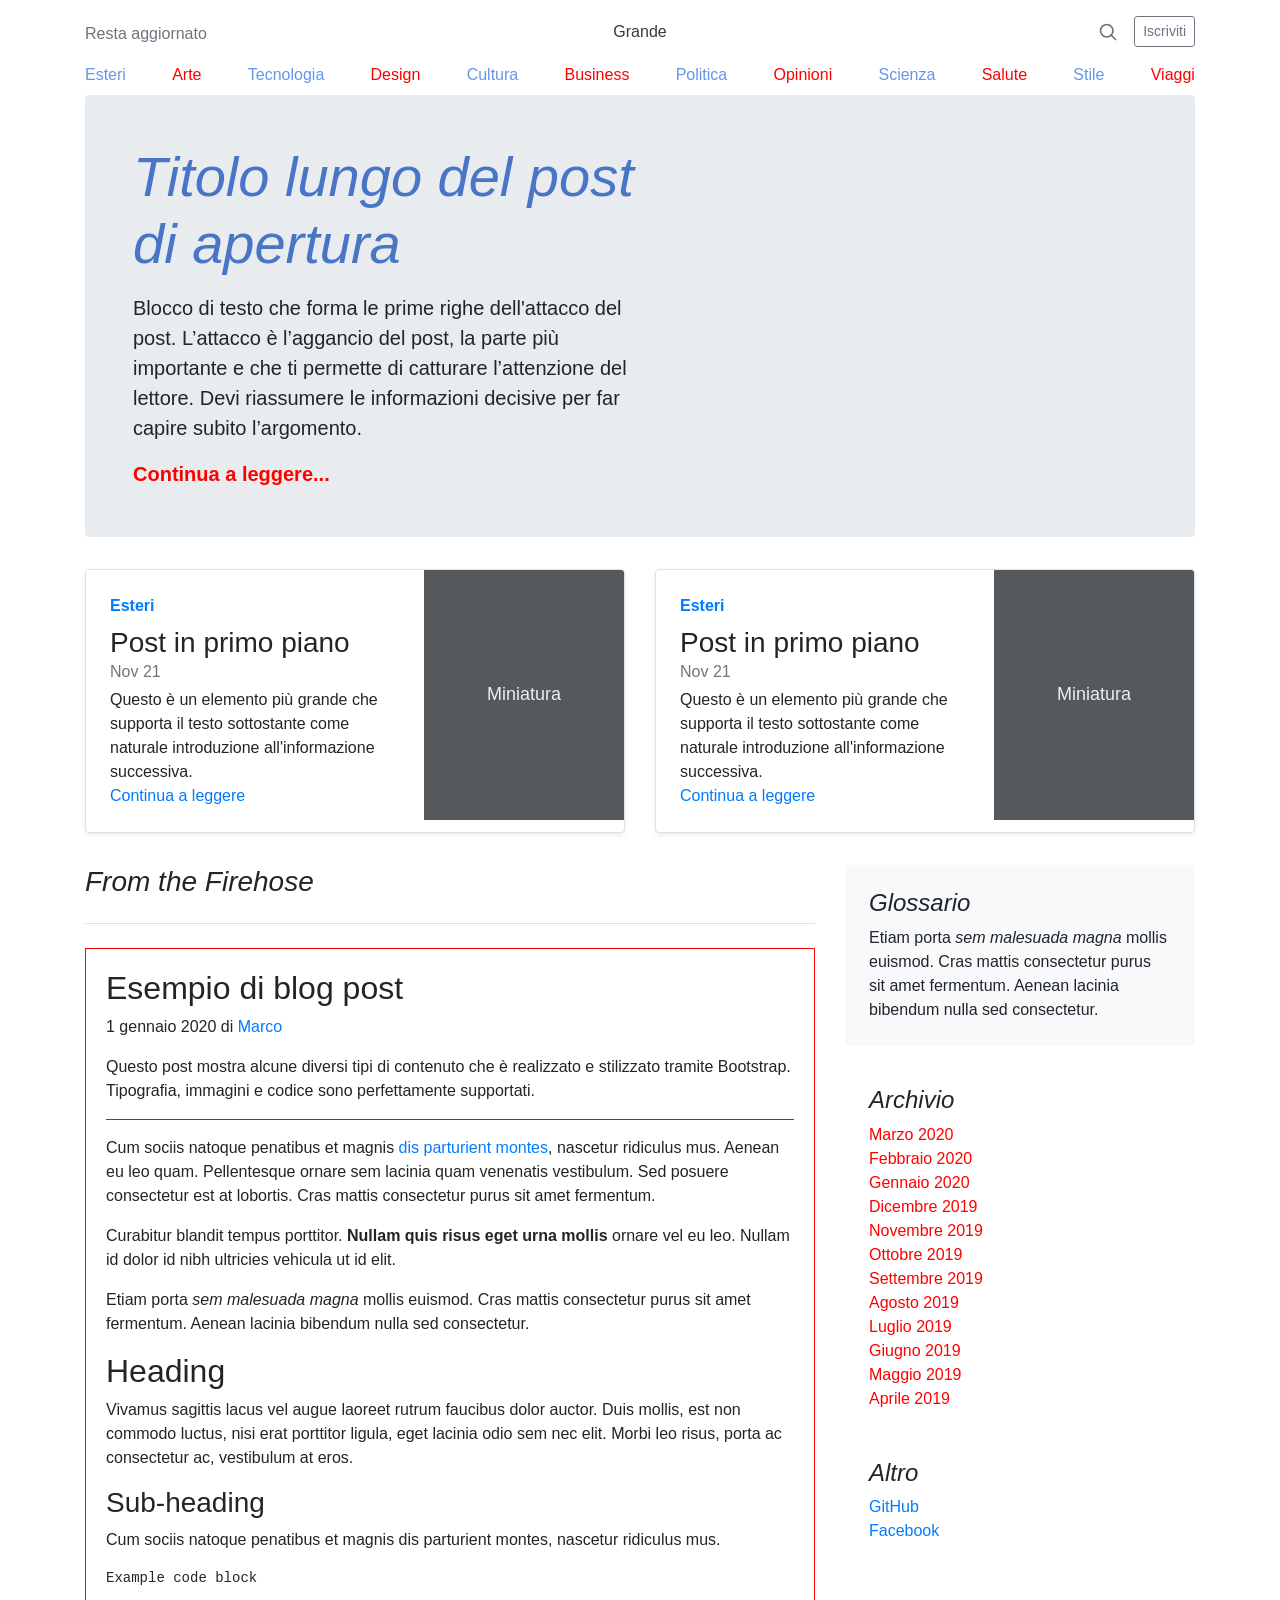
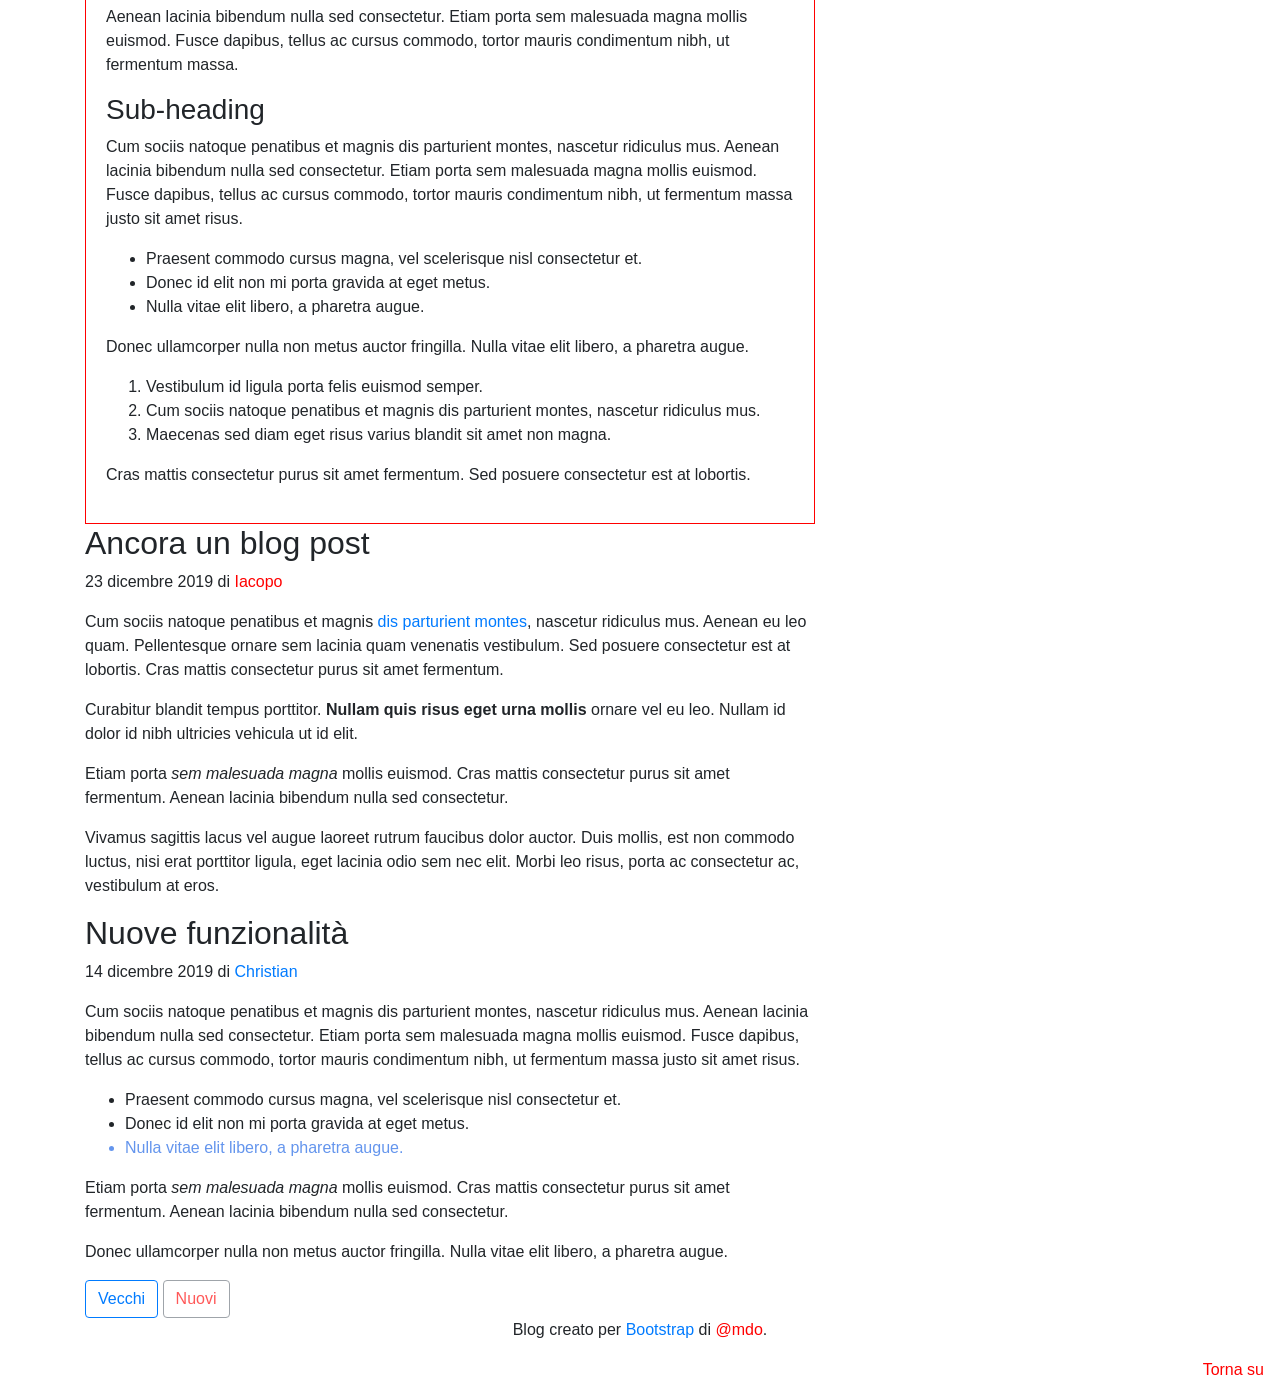
<file: index.html>
<!-- I selettori CSS ti aiutano a selezionare elementi HTML tramite CSS e JavaScript.

Con questi esercizi farai pratica nell'utilizzarli sia per modificare lo stile di elementi HTML sia nel selezionarli per manipolarli via JavaScript
I selettori CSS sono estremamente utili per selezionare nodi del DOM con precisione grazie al fatto che funzionano perfettamente con querySelector,
senza necessità di scrivere algoritmi più complessi per arrivare allo stesso risultato.


IMPORTANTE: NON PUOI inserire classi o id aggiuntivi nell'HTML, devi usare solo quello che già c'è. Non puoi cambiare la struttura in nessuna maniera. L'obiettivo è quello di usare Selettori e Combinatori per arrivare a selezionare l'elemento di interesse per poi manipolarlo nello stile o nella struttura con JS.

Per testare i Selettori CSS puoi cambiare all'elemento che stai cercando di selezionare il colore, colore di sfondo, aggiungere un bordo colorato ecc. Se il selettore è corretto vedrai applicare quello stile all'elemento, se non succede significa che il selettore non è corretto o qualche altra regola CSS sta prevalendo. Controlla sempre dall'inspector del browser.

ESERCIZIO 1) Crea un selettore per selezionare l'<h1> nella sezione "hero", ovvero nel jumbotron OK
ESERCIZIO 2) Crea un selettore per selezionare tutti i figli dell'elemento navbar OK
ESERCIZIO 3) Crea un selettore per selezionare il link "Continua a leggere" del jumbotron OK
ESERCIZIO 4) Crea un selettore per selezionare il primo blog post OK
ESERCIZIO 5) Crea un selettore per selezionare l'<hr> del primo blog post e colorarlo di rosso OK
ESERCIZIO 6) Crea un selettore per selezionare i link pari della navbar OK
ESERCIZIO 7) Crea un selettore per selezionare tutti gli <li> della prima "ordered-list" della sidebar ("Archivio") OK
ESERCIZIO 8) Crea un selettore per selezionare l'autore del secondo blog post OK
ESERCIZIO 9) Crea un selettore per selezionare il secondo <li> della lista del terzo blog post OK
ESERCIZIO 10) Crea un selettore per selezionare il link "Torna su" che trovi a fondo pagina nell'angolo in basso a destra OK
ESERCIZIO 11) Crea un selettore per selezionare il bottone "Nuovi" che trovi in basso OK
ESERCIZIO 12) Crea un selettore per selezionare il secondo link del footer OK

...scorri in fondo fino allo <script> per trovare gli esercizi di JavaScript

 -->
<!DOCTYPE html>
<html lang="it">


<head>
    <style>

    </style>
    <meta charset="utf-8" />
    <meta name="viewport" content="width=device-width, initial-scale=1, shrink-to-fit=no" />
    <meta name="description" content="" />
    <meta name="author" content="Mark Otto, Jacob Thornton, and Bootstrap contributors" />
    <meta name="generator" content="Jekyll v3.8.5" />
    <title>Template di un blog · Bootstrap</title>

    <link rel="canonical" href="https://getbootstrap.com/docs/4.3/examples/blog/" />

    <!-- Bootstrap core CSS -->
    <link rel="stylesheet" href="https://stackpath.bootstrapcdn.com/bootstrap/4.3.1/css/bootstrap.min.css"
        integrity="sha384-ggOyR0iXCbMQv3Xipma34MD+dH/1fQ784/j6cY/iJTQUOhcWr7x9JvoRxT2MZw1T" crossorigin="anonymous" />
    <link rel="stylesheet" href="./css/style.css">
    <style>
        .bd-placeholder-img {
            font-size: 1.125rem;
            text-anchor: middle;
            -webkit-user-select: none;
            -moz-user-select: none;
            -ms-user-select: none;
            user-select: none;
        }

        @media (min-width: 768px) {
            .bd-placeholder-img-lg {
                font-size: 3.5rem;
            }
        }
    </style>
    <link href="https://fonts.googleapis.com/css?family=Playfair+Display:700,900" rel="stylesheet" />
</head>

<body>
    <div class="container">
        <header class="blog-header py-3">
            <div class="row flex-nowrap justify-content-between align-items-center">
                <div class="col-4 pt-1">
                    <a class="text-muted" href="#">Resta aggiornato</a>
                </div>
                <div class="col-4 text-center">
                    <a class="blog-header-logo text-dark" href="#">Grande</a>
                </div>
                <div class="col-4 d-flex justify-content-end align-items-center">
                    <a class="text-muted" href="#">
                        <svg xmlns="http://www.w3.org/2000/svg" width="20" height="20" fill="none" stroke="currentColor"
                            stroke-linecap="round" stroke-linejoin="round" stroke-width="2" class="mx-3" role="img"
                            viewBox="0 0 24 24" focusable="false">
                            <title>Cerca</title>
                            <circle cx="10.5" cy="10.5" r="7.5" />
                            <path d="M21 21l-5.2-5.2" />
                        </svg>
                    </a>
                    <a class="btn btn-sm btn-outline-secondary" href="#">Iscriviti</a>
                </div>
            </div>
        </header>

        <nav class="nav d-flex justify-content-between mb-2">
            <span>Esteri</span>
            <span>Arte</span>
            <span>Tecnologia</span>
            <span>Design</span>
            <span>Cultura</span>
            <span>Business</span>
            <span>Politica</span>
            <span>Opinioni</span>
            <span>Scienza</span>
            <span>Salute</span>
            <span>Stile</span>
            <span>Viaggi</span>
        </nav>

        <div class="jumbotron p-4 p-md-5 rounded ">
            <div class="col-md-6 px-0">
                <h1 class="display-4 font-italic">
                    Titolo lungo del post di apertura
                </h1>
                <p class="lead my-3">
                    Blocco di testo che forma le prime righe dell'attacco del post.
                    L’attacco è l’aggancio del post, la parte più importante e che ti permette di catturare l’attenzione
                    del lettore. Devi riassumere le informazioni decisive per far capire subito l’argomento.
                </p>
                <p class="lead mb-0">
                    <a href="#" class="font-weight-bold">Continua a leggere...</a>
                </p>
            </div>
        </div>

        <div class="row mb-2">
            <div class="col-md-6">
                <div
                    class="row no-gutters border rounded overflow-hidden flex-md-row mb-4 shadow-sm h-md-250 position-relative">
                    <div class="col p-4 d-flex flex-column position-static">
                        <strong class="d-inline-block mb-2 text-primary">Esteri</strong>
                        <h3 class="mb-0">Post in primo piano</h3>
                        <div class="mb-1 text-muted">Nov 21</div>
                        <p class="card-text mb-auto">
                            Questo è un elemento più grande che supporta il testo sottostante come naturale introduzione
                            all'informazione successiva.
                        </p>
                        <a href="#" class="stretched-link">Continua a leggere</a>
                    </div>
                    <div class="col-auto d-none d-lg-block">
                        <svg class="bd-placeholder-img" width="200" height="250" xmlns="http://www.w3.org/2000/svg"
                            preserveAspectRatio="xMidYMid slice" focusable="false" role="img"
                            aria-label="Placeholder: Thumbnail">
                            <title>Placeholder</title>
                            <rect width="100%" height="100%" fill="#55595c" />
                            <text x="50%" y="50%" fill="#eceeef" dy=".3em">Miniatura</text>
                        </svg>
                    </div>
                </div>
            </div>
            <div class="col-md-6">
                <div
                    class="row no-gutters border rounded overflow-hidden flex-md-row mb-4 shadow-sm h-md-250 position-relative">
                    <div class="col p-4 d-flex flex-column position-static">
                        <strong class="d-inline-block mb-2 text-primary">Esteri</strong>
                        <h3 class="mb-0">Post in primo piano</h3>
                        <div class="mb-1 text-muted">Nov 21</div>
                        <p class="card-text mb-auto">
                            Questo è un elemento più grande che supporta il testo sottostante come naturale introduzione
                            all'informazione successiva.
                        </p>
                        <a href="#" class="stretched-link">Continua a leggere</a>
                    </div>
                    <div class="col-auto d-none d-lg-block">
                        <svg class="bd-placeholder-img" width="200" height="250" xmlns="http://www.w3.org/2000/svg"
                            preserveAspectRatio="xMidYMid slice" focusable="false" role="img"
                            aria-label="Placeholder: Thumbnail">
                            <title>Placeholder</title>
                            <rect width="100%" height="100%" fill="#55595c" />
                            <text x="50%" y="50%" fill="#eceeef" dy=".3em">Miniatura</text>
                        </svg>
                    </div>
                </div>
            </div>
        </div>
    </div>

    <main role="main" class="container">
        <div class="row">
            <div class="col-md-8 blog-main">
                <h3 class="pb-4 mb-4 font-italic border-bottom">From the Firehose</h3>

                <div class="blog-post">
                    <h2 class="blog-post-title">Esempio di blog post</h2>
                    <p class="blog-post-meta">
                        1 gennaio 2020 di <a href="#">Marco</a>
                    </p>

                    <p>
                        Questo post mostra alcune diversi tipi di contenuto che è realizzato e stilizzato tramite
                        Bootstrap. Tipografia, immagini e codice sono perfettamente supportati.
                    </p>
                    <hr />
                    <p>
                        Cum sociis natoque penatibus et magnis
                        <a href="#">dis parturient montes</a>, nascetur ridiculus mus.
                        Aenean eu leo quam. Pellentesque ornare sem lacinia quam venenatis
                        vestibulum. Sed posuere consectetur est at lobortis. Cras mattis
                        consectetur purus sit amet fermentum.
                    </p>
                    <blockquote>
                        <p>
                            Curabitur blandit tempus porttitor.
                            <strong>Nullam quis risus eget urna mollis</strong> ornare vel
                            eu leo. Nullam id dolor id nibh ultricies vehicula ut id elit.
                        </p>
                    </blockquote>
                    <p>
                        Etiam porta <em>sem malesuada magna</em> mollis euismod. Cras
                        mattis consectetur purus sit amet fermentum. Aenean lacinia
                        bibendum nulla sed consectetur.
                    </p>
                    <h2>Heading</h2>
                    <p>
                        Vivamus sagittis lacus vel augue laoreet rutrum faucibus dolor
                        auctor. Duis mollis, est non commodo luctus, nisi erat porttitor
                        ligula, eget lacinia odio sem nec elit. Morbi leo risus, porta ac
                        consectetur ac, vestibulum at eros.
                    </p>
                    <h3>Sub-heading</h3>
                    <p>
                        Cum sociis natoque penatibus et magnis dis parturient montes,
                        nascetur ridiculus mus.
                    </p>
                    <pre><code>Example code block</code></pre>
                    <p>
                        Aenean lacinia bibendum nulla sed consectetur. Etiam porta sem
                        malesuada magna mollis euismod. Fusce dapibus, tellus ac cursus
                        commodo, tortor mauris condimentum nibh, ut fermentum massa.
                    </p>
                    <h3>Sub-heading</h3>
                    <p>
                        Cum sociis natoque penatibus et magnis dis parturient montes,
                        nascetur ridiculus mus. Aenean lacinia bibendum nulla sed
                        consectetur. Etiam porta sem malesuada magna mollis euismod. Fusce
                        dapibus, tellus ac cursus commodo, tortor mauris condimentum nibh,
                        ut fermentum massa justo sit amet risus.
                    </p>
                    <ul>
                        <li>
                            Praesent commodo cursus magna, vel scelerisque nisl consectetur
                            et.
                        </li>
                        <li>Donec id elit non mi porta gravida at eget metus.</li>
                        <li>Nulla vitae elit libero, a pharetra augue.</li>
                    </ul>
                    <p>
                        Donec ullamcorper nulla non metus auctor fringilla. Nulla vitae
                        elit libero, a pharetra augue.
                    </p>
                    <ol>
                        <li>Vestibulum id ligula porta felis euismod semper.</li>
                        <li>
                            Cum sociis natoque penatibus et magnis dis parturient montes,
                            nascetur ridiculus mus.
                        </li>
                        <li>
                            Maecenas sed diam eget risus varius blandit sit amet non magna.
                        </li>
                    </ol>
                    <p>
                        Cras mattis consectetur purus sit amet fermentum. Sed posuere
                        consectetur est at lobortis.
                    </p>
                </div>
                <!-- /.blog-post -->

                <div class="blog-post">
                    <h2 class="blog-post-title">Ancora un blog post</h2>
                    <p class="blog-post-meta">
                        23 dicembre 2019 di <a href="#">Iacopo</a>
                    </p>

                    <p>
                        Cum sociis natoque penatibus et magnis
                        <a href="#">dis parturient montes</a>, nascetur ridiculus mus.
                        Aenean eu leo quam. Pellentesque ornare sem lacinia quam venenatis
                        vestibulum. Sed posuere consectetur est at lobortis. Cras mattis
                        consectetur purus sit amet fermentum.
                    </p>
                    <blockquote>
                        <p>
                            Curabitur blandit tempus porttitor.
                            <strong>Nullam quis risus eget urna mollis</strong> ornare vel
                            eu leo. Nullam id dolor id nibh ultricies vehicula ut id elit.
                        </p>
                    </blockquote>
                    <p>
                        Etiam porta <em>sem malesuada magna</em> mollis euismod. Cras
                        mattis consectetur purus sit amet fermentum. Aenean lacinia
                        bibendum nulla sed consectetur.
                    </p>
                    <p>
                        Vivamus sagittis lacus vel augue laoreet rutrum faucibus dolor
                        auctor. Duis mollis, est non commodo luctus, nisi erat porttitor
                        ligula, eget lacinia odio sem nec elit. Morbi leo risus, porta ac
                        consectetur ac, vestibulum at eros.
                    </p>
                </div>
                <!-- /.blog-post -->

                <div class="blog-post">
                    <h2 class="blog-post-title">Nuove funzionalità</h2>
                    <p class="blog-post-meta">
                        14 dicembre 2019 di <a href="#">Christian</a>
                    </p>

                    <p>
                        Cum sociis natoque penatibus et magnis dis parturient montes,
                        nascetur ridiculus mus. Aenean lacinia bibendum nulla sed
                        consectetur. Etiam porta sem malesuada magna mollis euismod. Fusce
                        dapibus, tellus ac cursus commodo, tortor mauris condimentum nibh,
                        ut fermentum massa justo sit amet risus.
                    </p>
                    <ul>
                        <li>
                            Praesent commodo cursus magna, vel scelerisque nisl consectetur
                            et.
                        </li>
                        <li>Donec id elit non mi porta gravida at eget metus.</li>
                        <li>Nulla vitae elit libero, a pharetra augue.</li>
                    </ul>
                    <p>
                        Etiam porta <em>sem malesuada magna</em> mollis euismod. Cras
                        mattis consectetur purus sit amet fermentum. Aenean lacinia
                        bibendum nulla sed consectetur.
                    </p>
                    <p>
                        Donec ullamcorper nulla non metus auctor fringilla. Nulla vitae
                        elit libero, a pharetra augue.
                    </p>
                </div>
                <!-- /.blog-post -->

                <nav class="blog-pagination">
                    <a class="btn btn-outline-primary" href="#">Vecchi</a>
                    <a class="btn btn-outline-secondary disabled" href="#" tabindex="-1" aria-disabled="true">Nuovi</a>
                </nav>
            </div>
            <!-- /.blog-main -->

            <aside class="col-md-4 blog-sidebar">
                <div class="p-4 mb-3 bg-light rounded">
                    <h4 class="font-italic">Glossario</h4>
                    <p class="mb-0">
                        Etiam porta <em>sem malesuada magna</em> mollis euismod. Cras
                        mattis consectetur purus sit amet fermentum. Aenean lacinia
                        bibendum nulla sed consectetur.
                    </p>
                </div>

                <div class="p-4">
                    <h4 class="font-italic">Archivio</h4>
                    <ol class="list-unstyled mb-0">
                        <li><a href="#">Marzo 2020</a></li>
                        <li><a href="#">Febbraio 2020</a></li>
                        <li><a href="#">Gennaio 2020</a></li>
                        <li><a href="#">Dicembre 2019</a></li>
                        <li><a href="#">Novembre 2019</a></li>
                        <li><a href="#">Ottobre 2019</a></li>
                        <li><a href="#">Settembre 2019</a></li>
                        <li><a href="#">Agosto 2019</a></li>
                        <li><a href="#">Luglio 2019</a></li>
                        <li><a href="#">Giugno 2019</a></li>
                        <li><a href="#">Maggio 2019</a></li>
                        <li><a href="#">Aprile 2019</a></li>
                    </ol>
                </div>

                <div class="p-4">
                    <h4 class="font-italic">Altro</h4>
                    <ol class="list-unstyled">
                        <li><a href="#">GitHub</a></li>
                        <li><a href="#">Twitter</a></li>
                        <li><a href="#">Facebook</a></li>
                    </ol>
                </div>
            </aside>
            <!-- /.blog-sidebar -->
        </div>
        <!-- /.row -->
    </main>
    <!-- /.container -->

    <footer class="blog-footer">
        <p class="text-center">
            Blog creato per
            <a href="https://getbootstrap.com/">Bootstrap</a> di
            <a href="https://twitter.com/mdo">@mdo</a>.
        </p>
    </footer>

    <a href="#" class="float-right mb-3 mr-3">Torna su</a>
    
    

        
<script src="./js/script.js"></script>
</body>

</html>
</file>
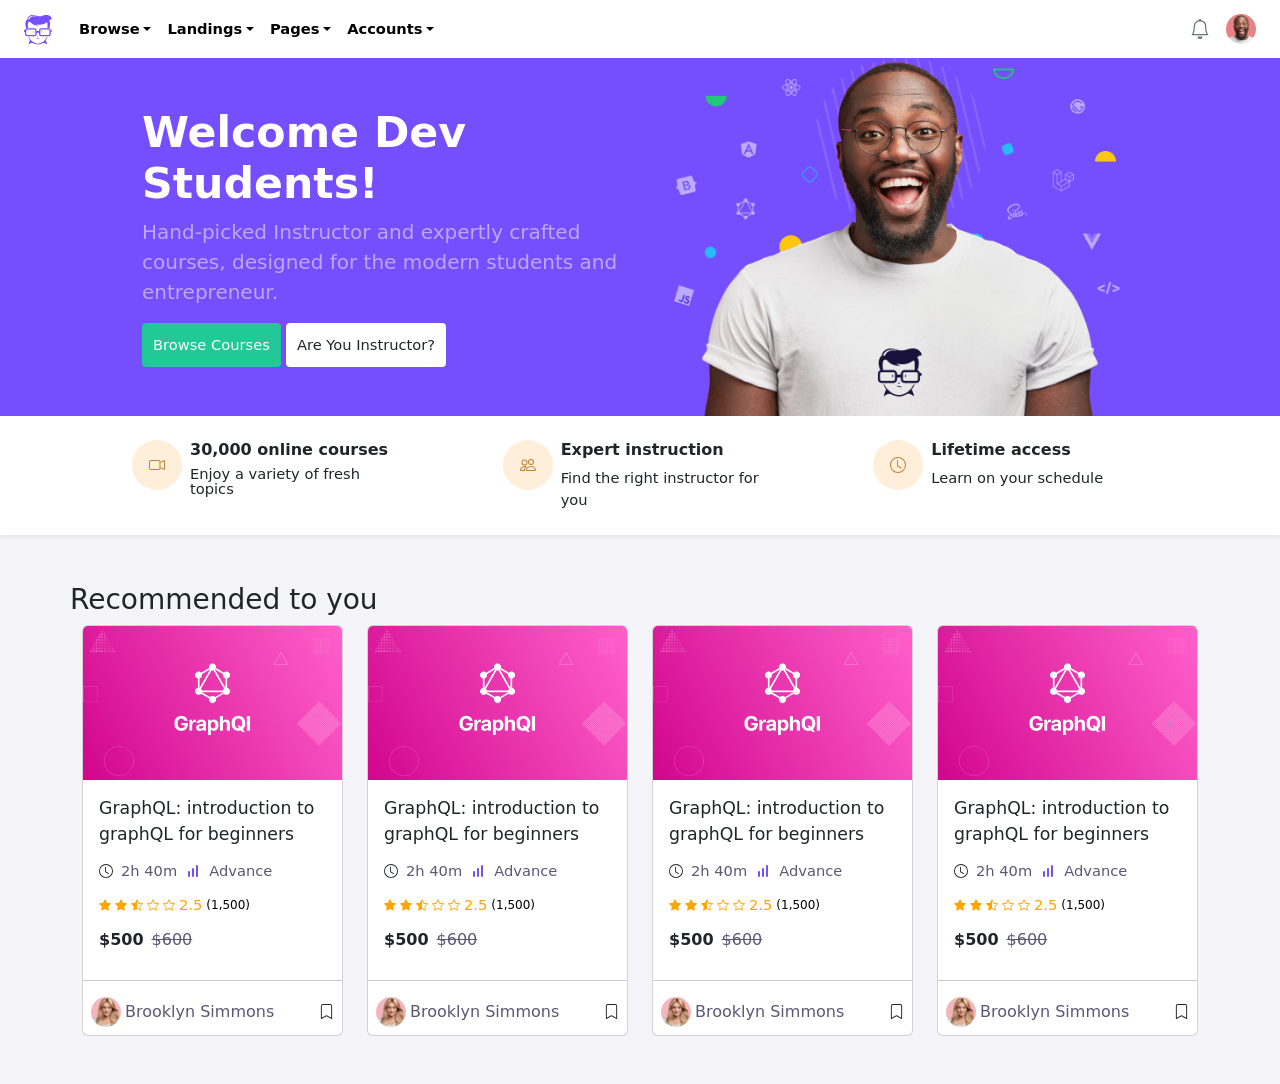
<file: W3D4/html/index.html>
<!DOCTYPE html>
<html lang="en">

<head>
    <meta charset="UTF-8">
    <meta name="viewport" content="width=device-width, initial-scale=1.0">
    <title>Document</title>
    <link href="https://cdn.jsdelivr.net/npm/bootstrap@5.3.8/dist/css/bootstrap.min.css" rel="stylesheet"
        integrity="sha384-sRIl4kxILFvY47J16cr9ZwB07vP4J8+LH7qKQnuqkuIAvNWLzeN8tE5YBujZqJLB" crossorigin="anonymous">
    <link rel="stylesheet" href="./mystyle.css">
</head>

<body>
    <nav class="navbar navbar-expand-lg bg-white py-2">
        <div class="container-fluid px-4 position-relative">

            <a class="navbar-brand" href="#">
                <img src="./assets/logo.svg" alt="Geeks" height="30">
            </a>

            <div class="d-flex align-items-center gap-3 order-lg-last">
                <a href="#" class="text-secondary position-relative">
                    <svg xmlns="http://www.w3.org/2000/svg" width="20" height="20" fill="currentColor"
                        class="bi bi-bell" viewBox="0 0 16 16">
                        <path
                            d="M8 16a2 2 0 0 0 2-2H6a2 2 0 0 0 2 2M8 1.918l-.797.161A4 4 0 0 0 4 6c0 .628-.134 2.197-.459 3.742-.16.767-.376 1.566-.663 2.258h10.244c-.287-.692-.502-1.49-.663-2.258C12.134 8.197 12 6.628 12 6a4 4 0 0 0-3.203-3.92zM14.22 12c.223.447.481.801.78 1H1c.299-.199.557-.553.78-1C2.68 10.2 3 6.88 3 6c0-2.42 1.72-4.44 4.005-4.901a1 1 0 1 1 1.99 0A5 5 0 0 1 13 6c0 .88.32 4.2 1.22 6" />
                    </svg>
                </a>
                <a href="#">
                    <img src="./assets/avatar-1.jpg" alt="User" class="rounded-circle" width="30" height="30">
                </a>

                <button class="navbar-toggler p-0 border-0" type="button" data-bs-toggle="collapse"
                    data-bs-target="#navbarNavDropdown">
                    <span class="navbar-toggler-icon"></span>
                </button>
            </div>

            <div class="collapse navbar-collapse" id="navbarNavDropdown">
                <ul class="navbar-nav">
                    <li class="nav-item dropdown">
                        <a class="custom-a-list nav-link dropdown-toggle d-flex justify-content-between align-items-center"
                            href="#" role="button" data-bs-toggle="dropdown" aria-expanded="false">
                            Browse
                        </a>
                        <ul class="dropdown-menu">
                            <h4 class="dropdown-header">TITLE</h4>
                            <li><a class="dropdown-item" href="#">Action</a></li>
                            <li><a class="dropdown-item" href="#">Another action</a></li>
                            <hr class="mx-3">
                            <li><a class="dropdown-item" href="#">Something else here</a></li>
                        </ul>
                    </li>
                    <li class="nav-item dropdown">
                        <a class="custom-a-list nav-link dropdown-toggle d-flex justify-content-between align-items-center"
                            href="#" role="button" data-bs-toggle="dropdown" aria-expanded="false">
                            Landings
                        </a>
                        <ul class="dropdown-menu">
                            <h4 class="dropdown-header">TITLE</h4>
                            <li><a class="dropdown-item" href="#">Action</a></li>
                            <li><a class="dropdown-item" href="#">Another action</a></li>
                            <hr class="mx-3">
                            <li><a class="dropdown-item" href="#">Something else here</a></li>
                        </ul>
                    </li>
                    <li class="nav-item dropdown">
                        <a class="custom-a-list nav-link dropdown-toggle d-flex justify-content-between align-items-center"
                            href="#" role="button" data-bs-toggle="dropdown" aria-expanded="false">
                            Pages
                        </a>
                        <ul class="dropdown-menu">
                            <h4 class="dropdown-header">TITLE</h4>
                            <li><a class="dropdown-item" href="#">Action</a></li>
                            <li><a class="dropdown-item" href="#">Another action</a></li>
                            <hr class="mx-3">
                            <li><a class="dropdown-item" href="#">Something else here</a></li>
                        </ul>
                    </li>
                    <li class="nav-item dropdown">
                        <a class="custom-a-list nav-link dropdown-toggle d-flex justify-content-between align-items-center"
                            href="#" role="button" data-bs-toggle="dropdown" aria-expanded="false">
                            Accounts
                        </a>
                        <ul class="dropdown-menu">
                            <h4 class="dropdown-header">TITLE</h4>
                            <li><a class="dropdown-item" href="#">Action</a></li>
                            <li><a class="dropdown-item" href="#">Another action</a></li>
                            <hr class="mx-3">
                            <li><a class="dropdown-item" href="#">Something else here</a></li>
                        </ul>
                    </li>

                </ul>

            </div>


        </div>
    </nav>
    <header class="hero">
        <div class="container px-0 px-md-5">
            <div class="row no-gutters px-4">
                <div class="col-12 col-md-6 col-lg-5 col-xl-6 py-4 d-flex flex-column">
                    <div class="my-auto">
                        <h1 class="h1 custom-title-hero">Welcome Dev Students!</h1>
                        <p class=" custom-text-hero">Hand-picked Instructor and expertly crafted courses, designed
                            for the modern students and entrepreneur.
                        </p>
                        <button class="size-btn teal-btn btn" type="button">Browse Courses</button>
                        <button class="size-btn btn bg-white" type="button">Are You Instructor?</button>
                    </div>
                </div>
                <div class="col-12 col-md-6 col-lg-6 col-xl-6 d-flex align-items-end text-center">
                    <img class="img-fluid" src="./assets/hero-img.png">
                </div>
            </div>
        </div>
    </header>
    <section class="bg-white">
        <div class="container mw-100 px-md-5 shadow-sm">
            <div class="row px-md-5 pt-4 pb-2">
                <div class="col-12 col-md-4 d-flex px-md-5">
                    <div class="d-flex align-items-center justify-content-center custom-circle rounded-circle"
                        style="width: 50px; height: 50px;">
                        <svg xmlns="http://www.w3.org/2000/svg" width="16" height="16" fill="currentColor"
                            class="bi bi-camera-video" viewBox="0 0 16 16">
                            <path fill-rule="evenodd"
                                d="M0 5a2 2 0 0 1 2-2h7.5a2 2 0 0 1 1.983 1.738l3.11-1.382A1 1 0 0 1 16 4.269v7.462a1 1 0 0 1-1.406.913l-3.111-1.382A2 2 0 0 1 9.5 13H2a2 2 0 0 1-2-2zm11.5 5.175 3.5 1.556V4.269l-3.5 1.556zM2 4a1 1 0 0 0-1 1v6a1 1 0 0 0 1 1h7.5a1 1 0 0 0 1-1V5a1 1 0 0 0-1-1z" />
                        </svg>
                    </div>
                    <div class="px-2 lh-1">
                        <h6 class="custom-titles-section1">30,000 online courses</h6>
                        <p class="custom-p-section1">Enjoy a variety of fresh topics</p>
                    </div>

                </div>
                <div class="col-12 col-md-4 d-flex px-md-5">
                    <div class="d-flex align-items-center justify-content-center custom-circle rounded-circle"
                        style="width: 50px; height: 50px;">
                        <svg xmlns="http://www.w3.org/2000/svg" width="16" height="16" fill="currentColor"
                            class="bi bi-people" viewBox="0 0 16 16">
                            <path
                                d="M15 14s1 0 1-1-1-4-5-4-5 3-5 4 1 1 1 1zm-7.978-1L7 12.996c.001-.264.167-1.03.76-1.72C8.312 10.629 9.282 10 11 10c1.717 0 2.687.63 3.24 1.276.593.69.758 1.457.76 1.72l-.008.002-.014.002zM11 7a2 2 0 1 0 0-4 2 2 0 0 0 0 4m3-2a3 3 0 1 1-6 0 3 3 0 0 1 6 0M6.936 9.28a6 6 0 0 0-1.23-.247A7 7 0 0 0 5 9c-4 0-5 3-5 4q0 1 1 1h4.216A2.24 2.24 0 0 1 5 13c0-1.01.377-2.042 1.09-2.904.243-.294.526-.569.846-.816M4.92 10A5.5 5.5 0 0 0 4 13H1c0-.26.164-1.03.76-1.724.545-.636 1.492-1.256 3.16-1.275ZM1.5 5.5a3 3 0 1 1 6 0 3 3 0 0 1-6 0m3-2a2 2 0 1 0 0 4 2 2 0 0 0 0-4" />
                        </svg>
                    </div>
                    <div class="px-2">
                        <h6 class="custom-titles-section1">Expert instruction</h6>
                        <p class="custom-p-section1">Find the right instructor for you</p>
                    </div>
                </div>
                <div class="col-12 col-md-4 d-flex px-md-5">
                    <div class="d-flex align-items-center justify-content-center custom-circle rounded-circle"
                        style="width: 50px; height: 50px;">
                        <svg xmlns="http://www.w3.org/2000/svg" width="16" height="16" fill="currentColor"
                            class="bi bi-clock" viewBox="0 0 16 16">
                            <path d="M8 3.5a.5.5 0 0 0-1 0V9a.5.5 0 0 0 .252.434l3.5 2a.5.5 0 0 0 .496-.868L8 8.71z" />
                            <path d="M8 16A8 8 0 1 0 8 0a8 8 0 0 0 0 16m7-8A7 7 0 1 1 1 8a7 7 0 0 1 14 0" />
                        </svg>
                    </div>
                    <div class="px-2">
                        <h6 class="custom-titles-section1">Lifetime access</h6>
                        <p class="custom-p-section1">Learn on your schedule</p>
                    </div>
                </div>
            </div>
        </div>
    </section>
    <section>
        <div class="container mt-5">
            <h3 class="row">Recommended to you</h3>
            <div class="row row-cols-2 row-cols-md-3 row-cols-lg-4 mb-5 position-relative">
                <div class="col">
                    <div class="card p-0" style="width: auto;">
                        <img src="./assets/course-graphql.jpg" class="card-img-top " alt="...">
                        <div class="custom-card-body card-body">
                            <a class="custom-card-title card-title">GraphQL: introduction to graphQL for beginners</a>
                        </div>
                        <div class="custom-card-body card-body d-flex">
                            <div class="d-flex align-items-center">
                                <svg xmlns="http://www.w3.org/2000/svg" width="14" height="14" fill="currentColor"
                                    class="bi bi-clock" viewBox="0 0 16 16">
                                    <path
                                        d="M8 3.5a.5.5 0 0 0-1 0V9a.5.5 0 0 0 .252.434l3.5 2a.5.5 0 0 0 .496-.868L8 8.71z" />
                                    <path d="M8 16A8 8 0 1 0 8 0a8 8 0 0 0 0 16m7-8A7 7 0 1 1 1 8a7 7 0 0 1 14 0" />
                                </svg>
                                <p class="card-text text-gray text-size-small px-2">2h 40m</p>
                            </div>
                            <div class="d-flex align-items-center">
                                <svg width="16" height="16" viewBox="0 0 16 16" fill="none"
                                    xmlns="http://www.w3.org/2000/svg">
                                    <rect x="3" y="8" width="2" height="6" rx="1" fill="#754FFE" style="
                                        color: #754ffe;
                                    "></rect>
                                    <rect x="7" y="5" width="2" height="9" rx="1" fill="#754FFE"></rect>
                                    <rect x="11" y="2" width="2" height="12" rx="1" fill="#754FFE"></rect>
                                </svg>
                                <p class="card-text text-gray ps-2 text-size-small">Advance</p>
                            </div>
                        </div>
                        <div class="custom-card-body card-body">
                            <div class="custom-stars-card d-flex align-items-center gap-1 ">
                                <svg xmlns="http://www.w3.org/2000/svg" width="12" height="12" fill="currentColor"
                                    class="bi bi-star-fill" viewBox="0 0 16 16">
                                    <path
                                        d="M3.612 15.443c-.386.198-.824-.149-.746-.592l.83-4.73L.173 6.765c-.329-.314-.158-.888.283-.95l4.898-.696L7.538.792c.197-.39.73-.39.927 0l2.184 4.327 4.898.696c.441.062.612.636.282.95l-3.522 3.356.83 4.73c.078.443-.36.79-.746.592L8 13.187l-4.389 2.256z" />
                                </svg>
                                <svg xmlns="http://www.w3.org/2000/svg" width="12" height="12" fill="currentColor"
                                    class="bi bi-star-fill" viewBox="0 0 16 16">
                                    <path
                                        d="M3.612 15.443c-.386.198-.824-.149-.746-.592l.83-4.73L.173 6.765c-.329-.314-.158-.888.283-.95l4.898-.696L7.538.792c.197-.39.73-.39.927 0l2.184 4.327 4.898.696c.441.062.612.636.282.95l-3.522 3.356.83 4.73c.078.443-.36.79-.746.592L8 13.187l-4.389 2.256z" />
                                </svg>
                                <svg xmlns="http://www.w3.org/2000/svg" width="12" height="12" fill="currentColor"
                                    class="bi bi-star-half" viewBox="0 0 16 16">
                                    <path
                                        d="M5.354 5.119 7.538.792A.52.52 0 0 1 8 .5c.183 0 .366.097.465.292l2.184 4.327 4.898.696A.54.54 0 0 1 16 6.32a.55.55 0 0 1-.17.445l-3.523 3.356.83 4.73c.078.443-.36.79-.746.592L8 13.187l-4.389 2.256a.5.5 0 0 1-.146.05c-.342.06-.668-.254-.6-.642l.83-4.73L.173 6.765a.55.55 0 0 1-.172-.403.6.6 0 0 1 .085-.302.51.51 0 0 1 .37-.245zM8 12.027a.5.5 0 0 1 .232.056l3.686 1.894-.694-3.957a.56.56 0 0 1 .162-.505l2.907-2.77-4.052-.576a.53.53 0 0 1-.393-.288L8.001 2.223 8 2.226z" />
                                </svg>
                                <svg xmlns="http://www.w3.org/2000/svg" width="12" height="12" fill="currentColor"
                                    class="bi bi-star" viewBox="0 0 16 16">
                                    <path
                                        d="M2.866 14.85c-.078.444.36.791.746.593l4.39-2.256 4.389 2.256c.386.198.824-.149.746-.592l-.83-4.73 3.522-3.356c.33-.314.16-.888-.282-.95l-4.898-.696L8.465.792a.513.513 0 0 0-.927 0L5.354 5.12l-4.898.696c-.441.062-.612.636-.283.95l3.523 3.356-.83 4.73zm4.905-2.767-3.686 1.894.694-3.957a.56.56 0 0 0-.163-.505L1.71 6.745l4.052-.576a.53.53 0 0 0 .393-.288L8 2.223l1.847 3.658a.53.53 0 0 0 .393.288l4.052.575-2.906 2.77a.56.56 0 0 0-.163.506l.694 3.957-3.686-1.894a.5.5 0 0 0-.461 0z" />
                                </svg>
                                <svg xmlns="http://www.w3.org/2000/svg" width="12" height="12" fill="currentColor"
                                    class="bi bi-star" viewBox="0 0 16 16">
                                    <path
                                        d="M2.866 14.85c-.078.444.36.791.746.593l4.39-2.256 4.389 2.256c.386.198.824-.149.746-.592l-.83-4.73 3.522-3.356c.33-.314.16-.888-.282-.95l-4.898-.696L8.465.792a.513.513 0 0 0-.927 0L5.354 5.12l-4.898.696c-.441.062-.612.636-.283.95l3.523 3.356-.83 4.73zm4.905-2.767-3.686 1.894.694-3.957a.56.56 0 0 0-.163-.505L1.71 6.745l4.052-.576a.53.53 0 0 0 .393-.288L8 2.223l1.847 3.658a.53.53 0 0 0 .393.288l4.052.575-2.906 2.77a.56.56 0 0 0-.163.506l.694 3.957-3.686-1.894a.5.5 0 0 0-.461 0z" />
                                </svg>
                                <span class="numb-stars">2.5</span>
                                <span class="text-black">(1,500)</span>
                            </div>

                        </div>
                        <div class="price custom-card-body card-body d-flex">
                            <p class="pe-2 font-weight-price">$500</p>
                            <p class="text-line-through text-gray">$600</p>
                        </div>
                        <hr>
                        <div class="d-flex justify-content-between align-items-center px-2 pb-2">
                            <span class="d-flex align-items-center"><img src="./assets/avatar-5.jpg"
                                    class="img-profile-round img-fluid">
                                <p class="m-0 ps-1 text-gray">Brooklyn Simmons</p>
                            </span>

                            <svg xmlns="http://www.w3.org/2000/svg" width="15" height="15" fill="currentColor"
                                class="bi bi-bookmark" viewBox="0 0 16 16">
                                <path
                                    d="M2 2a2 2 0 0 1 2-2h8a2 2 0 0 1 2 2v13.5a.5.5 0 0 1-.777.416L8 13.101l-5.223 2.815A.5.5 0 0 1 2 15.5zm2-1a1 1 0 0 0-1 1v12.566l4.723-2.482a.5.5 0 0 1 .554 0L13 14.566V2a1 1 0 0 0-1-1z" />
                            </svg>
                        </div>

                    </div>
                </div>
                <div class="col">
                    <div class="card p-0" style="width: auto;">
                        <img src="./assets/course-graphql.jpg" class="card-img-top " alt="...">
                        <div class="custom-card-body card-body">
                            <a class="custom-card-title card-title">GraphQL: introduction to graphQL for beginners</a>
                        </div>
                        <div class="custom-card-body card-body d-flex">
                            <div class="d-flex align-items-center">
                                <svg xmlns="http://www.w3.org/2000/svg" width="14" height="14" fill="currentColor"
                                    class="bi bi-clock" viewBox="0 0 16 16">
                                    <path
                                        d="M8 3.5a.5.5 0 0 0-1 0V9a.5.5 0 0 0 .252.434l3.5 2a.5.5 0 0 0 .496-.868L8 8.71z" />
                                    <path d="M8 16A8 8 0 1 0 8 0a8 8 0 0 0 0 16m7-8A7 7 0 1 1 1 8a7 7 0 0 1 14 0" />
                                </svg>
                                <p class="card-text text-gray text-size-small px-2">2h 40m</p>
                            </div>
                            <div class="d-flex align-items-center">
                                <svg width="16" height="16" viewBox="0 0 16 16" fill="none"
                                    xmlns="http://www.w3.org/2000/svg">
                                    <rect x="3" y="8" width="2" height="6" rx="1" fill="#754FFE" style="
                                        color: #754ffe;
                                    "></rect>
                                    <rect x="7" y="5" width="2" height="9" rx="1" fill="#754FFE"></rect>
                                    <rect x="11" y="2" width="2" height="12" rx="1" fill="#754FFE"></rect>
                                </svg>
                                <p class="card-text text-gray ps-2 text-size-small">Advance</p>
                            </div>
                        </div>
                        <div class="custom-card-body card-body">
                            <div class="custom-stars-card d-flex align-items-center gap-1 ">
                                <svg xmlns="http://www.w3.org/2000/svg" width="12" height="12" fill="currentColor"
                                    class="bi bi-star-fill" viewBox="0 0 16 16">
                                    <path
                                        d="M3.612 15.443c-.386.198-.824-.149-.746-.592l.83-4.73L.173 6.765c-.329-.314-.158-.888.283-.95l4.898-.696L7.538.792c.197-.39.73-.39.927 0l2.184 4.327 4.898.696c.441.062.612.636.282.95l-3.522 3.356.83 4.73c.078.443-.36.79-.746.592L8 13.187l-4.389 2.256z" />
                                </svg>
                                <svg xmlns="http://www.w3.org/2000/svg" width="12" height="12" fill="currentColor"
                                    class="bi bi-star-fill" viewBox="0 0 16 16">
                                    <path
                                        d="M3.612 15.443c-.386.198-.824-.149-.746-.592l.83-4.73L.173 6.765c-.329-.314-.158-.888.283-.95l4.898-.696L7.538.792c.197-.39.73-.39.927 0l2.184 4.327 4.898.696c.441.062.612.636.282.95l-3.522 3.356.83 4.73c.078.443-.36.79-.746.592L8 13.187l-4.389 2.256z" />
                                </svg>
                                <svg xmlns="http://www.w3.org/2000/svg" width="12" height="12" fill="currentColor"
                                    class="bi bi-star-half" viewBox="0 0 16 16">
                                    <path
                                        d="M5.354 5.119 7.538.792A.52.52 0 0 1 8 .5c.183 0 .366.097.465.292l2.184 4.327 4.898.696A.54.54 0 0 1 16 6.32a.55.55 0 0 1-.17.445l-3.523 3.356.83 4.73c.078.443-.36.79-.746.592L8 13.187l-4.389 2.256a.5.5 0 0 1-.146.05c-.342.06-.668-.254-.6-.642l.83-4.73L.173 6.765a.55.55 0 0 1-.172-.403.6.6 0 0 1 .085-.302.51.51 0 0 1 .37-.245zM8 12.027a.5.5 0 0 1 .232.056l3.686 1.894-.694-3.957a.56.56 0 0 1 .162-.505l2.907-2.77-4.052-.576a.53.53 0 0 1-.393-.288L8.001 2.223 8 2.226z" />
                                </svg>
                                <svg xmlns="http://www.w3.org/2000/svg" width="12" height="12" fill="currentColor"
                                    class="bi bi-star" viewBox="0 0 16 16">
                                    <path
                                        d="M2.866 14.85c-.078.444.36.791.746.593l4.39-2.256 4.389 2.256c.386.198.824-.149.746-.592l-.83-4.73 3.522-3.356c.33-.314.16-.888-.282-.95l-4.898-.696L8.465.792a.513.513 0 0 0-.927 0L5.354 5.12l-4.898.696c-.441.062-.612.636-.283.95l3.523 3.356-.83 4.73zm4.905-2.767-3.686 1.894.694-3.957a.56.56 0 0 0-.163-.505L1.71 6.745l4.052-.576a.53.53 0 0 0 .393-.288L8 2.223l1.847 3.658a.53.53 0 0 0 .393.288l4.052.575-2.906 2.77a.56.56 0 0 0-.163.506l.694 3.957-3.686-1.894a.5.5 0 0 0-.461 0z" />
                                </svg>
                                <svg xmlns="http://www.w3.org/2000/svg" width="12" height="12" fill="currentColor"
                                    class="bi bi-star" viewBox="0 0 16 16">
                                    <path
                                        d="M2.866 14.85c-.078.444.36.791.746.593l4.39-2.256 4.389 2.256c.386.198.824-.149.746-.592l-.83-4.73 3.522-3.356c.33-.314.16-.888-.282-.95l-4.898-.696L8.465.792a.513.513 0 0 0-.927 0L5.354 5.12l-4.898.696c-.441.062-.612.636-.283.95l3.523 3.356-.83 4.73zm4.905-2.767-3.686 1.894.694-3.957a.56.56 0 0 0-.163-.505L1.71 6.745l4.052-.576a.53.53 0 0 0 .393-.288L8 2.223l1.847 3.658a.53.53 0 0 0 .393.288l4.052.575-2.906 2.77a.56.56 0 0 0-.163.506l.694 3.957-3.686-1.894a.5.5 0 0 0-.461 0z" />
                                </svg>
                                <span class="numb-stars">2.5</span>
                                <span class="text-black">(1,500)</span>
                            </div>

                        </div>
                        <div class="price custom-card-body card-body d-flex">
                            <p class="pe-2 font-weight-price">$500</p>
                            <p class="text-line-through text-gray">$600</p>
                        </div>
                        <hr>
                        <div class="d-flex justify-content-between align-items-center px-2 pb-2">
                            <span class="d-flex align-items-center"><img src="./assets/avatar-5.jpg"
                                    class="img-profile-round img-fluid">
                                <p class="m-0 ps-1 text-gray">Brooklyn Simmons</p>
                            </span>

                            <svg xmlns="http://www.w3.org/2000/svg" width="15" height="15" fill="currentColor"
                                class="bi bi-bookmark" viewBox="0 0 16 16">
                                <path
                                    d="M2 2a2 2 0 0 1 2-2h8a2 2 0 0 1 2 2v13.5a.5.5 0 0 1-.777.416L8 13.101l-5.223 2.815A.5.5 0 0 1 2 15.5zm2-1a1 1 0 0 0-1 1v12.566l4.723-2.482a.5.5 0 0 1 .554 0L13 14.566V2a1 1 0 0 0-1-1z" />
                            </svg>
                        </div>

                    </div>
                </div>
                <div class="col d-none d-md-block  ">
                    <div class="card p-0" style="width: auto;">
                        <img src="./assets/course-graphql.jpg" class="card-img-top " alt="...">
                        <div class="custom-card-body card-body">
                            <a class="custom-card-title card-title">GraphQL: introduction to graphQL for beginners</a>
                        </div>
                        <div class="custom-card-body card-body d-flex">
                            <div class="d-flex align-items-center">
                                <svg xmlns="http://www.w3.org/2000/svg" width="14" height="14" fill="currentColor"
                                    class="bi bi-clock" viewBox="0 0 16 16">
                                    <path
                                        d="M8 3.5a.5.5 0 0 0-1 0V9a.5.5 0 0 0 .252.434l3.5 2a.5.5 0 0 0 .496-.868L8 8.71z" />
                                    <path d="M8 16A8 8 0 1 0 8 0a8 8 0 0 0 0 16m7-8A7 7 0 1 1 1 8a7 7 0 0 1 14 0" />
                                </svg>
                                <p class="card-text text-gray text-size-small px-2">2h 40m</p>
                            </div>
                            <div class="d-flex align-items-center">
                                <svg width="16" height="16" viewBox="0 0 16 16" fill="none"
                                    xmlns="http://www.w3.org/2000/svg">
                                    <rect x="3" y="8" width="2" height="6" rx="1" fill="#754FFE" style="
                                        color: #754ffe;
                                    "></rect>
                                    <rect x="7" y="5" width="2" height="9" rx="1" fill="#754FFE"></rect>
                                    <rect x="11" y="2" width="2" height="12" rx="1" fill="#754FFE"></rect>
                                </svg>
                                <p class="card-text text-gray ps-2 text-size-small">Advance</p>
                            </div>
                        </div>
                        <div class="custom-card-body card-body">
                            <div class="custom-stars-card d-flex align-items-center gap-1 ">
                                <svg xmlns="http://www.w3.org/2000/svg" width="12" height="12" fill="currentColor"
                                    class="bi bi-star-fill" viewBox="0 0 16 16">
                                    <path
                                        d="M3.612 15.443c-.386.198-.824-.149-.746-.592l.83-4.73L.173 6.765c-.329-.314-.158-.888.283-.95l4.898-.696L7.538.792c.197-.39.73-.39.927 0l2.184 4.327 4.898.696c.441.062.612.636.282.95l-3.522 3.356.83 4.73c.078.443-.36.79-.746.592L8 13.187l-4.389 2.256z" />
                                </svg>
                                <svg xmlns="http://www.w3.org/2000/svg" width="12" height="12" fill="currentColor"
                                    class="bi bi-star-fill" viewBox="0 0 16 16">
                                    <path
                                        d="M3.612 15.443c-.386.198-.824-.149-.746-.592l.83-4.73L.173 6.765c-.329-.314-.158-.888.283-.95l4.898-.696L7.538.792c.197-.39.73-.39.927 0l2.184 4.327 4.898.696c.441.062.612.636.282.95l-3.522 3.356.83 4.73c.078.443-.36.79-.746.592L8 13.187l-4.389 2.256z" />
                                </svg>
                                <svg xmlns="http://www.w3.org/2000/svg" width="12" height="12" fill="currentColor"
                                    class="bi bi-star-half" viewBox="0 0 16 16">
                                    <path
                                        d="M5.354 5.119 7.538.792A.52.52 0 0 1 8 .5c.183 0 .366.097.465.292l2.184 4.327 4.898.696A.54.54 0 0 1 16 6.32a.55.55 0 0 1-.17.445l-3.523 3.356.83 4.73c.078.443-.36.79-.746.592L8 13.187l-4.389 2.256a.5.5 0 0 1-.146.05c-.342.06-.668-.254-.6-.642l.83-4.73L.173 6.765a.55.55 0 0 1-.172-.403.6.6 0 0 1 .085-.302.51.51 0 0 1 .37-.245zM8 12.027a.5.5 0 0 1 .232.056l3.686 1.894-.694-3.957a.56.56 0 0 1 .162-.505l2.907-2.77-4.052-.576a.53.53 0 0 1-.393-.288L8.001 2.223 8 2.226z" />
                                </svg>
                                <svg xmlns="http://www.w3.org/2000/svg" width="12" height="12" fill="currentColor"
                                    class="bi bi-star" viewBox="0 0 16 16">
                                    <path
                                        d="M2.866 14.85c-.078.444.36.791.746.593l4.39-2.256 4.389 2.256c.386.198.824-.149.746-.592l-.83-4.73 3.522-3.356c.33-.314.16-.888-.282-.95l-4.898-.696L8.465.792a.513.513 0 0 0-.927 0L5.354 5.12l-4.898.696c-.441.062-.612.636-.283.95l3.523 3.356-.83 4.73zm4.905-2.767-3.686 1.894.694-3.957a.56.56 0 0 0-.163-.505L1.71 6.745l4.052-.576a.53.53 0 0 0 .393-.288L8 2.223l1.847 3.658a.53.53 0 0 0 .393.288l4.052.575-2.906 2.77a.56.56 0 0 0-.163.506l.694 3.957-3.686-1.894a.5.5 0 0 0-.461 0z" />
                                </svg>
                                <svg xmlns="http://www.w3.org/2000/svg" width="12" height="12" fill="currentColor"
                                    class="bi bi-star" viewBox="0 0 16 16">
                                    <path
                                        d="M2.866 14.85c-.078.444.36.791.746.593l4.39-2.256 4.389 2.256c.386.198.824-.149.746-.592l-.83-4.73 3.522-3.356c.33-.314.16-.888-.282-.95l-4.898-.696L8.465.792a.513.513 0 0 0-.927 0L5.354 5.12l-4.898.696c-.441.062-.612.636-.283.95l3.523 3.356-.83 4.73zm4.905-2.767-3.686 1.894.694-3.957a.56.56 0 0 0-.163-.505L1.71 6.745l4.052-.576a.53.53 0 0 0 .393-.288L8 2.223l1.847 3.658a.53.53 0 0 0 .393.288l4.052.575-2.906 2.77a.56.56 0 0 0-.163.506l.694 3.957-3.686-1.894a.5.5 0 0 0-.461 0z" />
                                </svg>
                                <span class="numb-stars">2.5</span>
                                <span class="text-black">(1,500)</span>
                            </div>

                        </div>
                        <div class="price custom-card-body card-body d-flex">
                            <p class="pe-2 font-weight-price">$500</p>
                            <p class="text-line-through text-gray">$600</p>
                        </div>
                        <hr>
                        <div class="d-flex justify-content-between align-items-center px-2 pb-2">
                            <span class="d-flex align-items-center"><img src="./assets/avatar-5.jpg"
                                    class="img-profile-round img-fluid">
                                <p class="m-0 ps-1 text-gray">Brooklyn Simmons</p>
                            </span>

                            <svg xmlns="http://www.w3.org/2000/svg" width="15" height="15" fill="currentColor"
                                class="bi bi-bookmark" viewBox="0 0 16 16">
                                <path
                                    d="M2 2a2 2 0 0 1 2-2h8a2 2 0 0 1 2 2v13.5a.5.5 0 0 1-.777.416L8 13.101l-5.223 2.815A.5.5 0 0 1 2 15.5zm2-1a1 1 0 0 0-1 1v12.566l4.723-2.482a.5.5 0 0 1 .554 0L13 14.566V2a1 1 0 0 0-1-1z" />
                            </svg>
                        </div>

                    </div>
                </div>
                <div class="col d-none d-lg-block">
                    <div class="card p-0" style="width: auto;">
                        <img src="./assets/course-graphql.jpg" class="card-img-top " alt="...">
                        <div class="custom-card-body card-body">
                            <a class="custom-card-title card-title">GraphQL: introduction to graphQL for beginners</a>
                        </div>
                        <div class="custom-card-body card-body d-flex">
                            <div class="d-flex align-items-center">
                                <svg xmlns="http://www.w3.org/2000/svg" width="14" height="14" fill="currentColor"
                                    class="bi bi-clock" viewBox="0 0 16 16">
                                    <path
                                        d="M8 3.5a.5.5 0 0 0-1 0V9a.5.5 0 0 0 .252.434l3.5 2a.5.5 0 0 0 .496-.868L8 8.71z" />
                                    <path d="M8 16A8 8 0 1 0 8 0a8 8 0 0 0 0 16m7-8A7 7 0 1 1 1 8a7 7 0 0 1 14 0" />
                                </svg>
                                <p class="card-text text-gray text-size-small px-2">2h 40m</p>
                            </div>
                            <div class="d-flex align-items-center">
                                <svg width="16" height="16" viewBox="0 0 16 16" fill="none"
                                    xmlns="http://www.w3.org/2000/svg">
                                    <rect x="3" y="8" width="2" height="6" rx="1" fill="#754FFE" style="
                                        color: #754ffe;
                                    "></rect>
                                    <rect x="7" y="5" width="2" height="9" rx="1" fill="#754FFE"></rect>
                                    <rect x="11" y="2" width="2" height="12" rx="1" fill="#754FFE"></rect>
                                </svg>
                                <p class="card-text text-gray ps-2 text-size-small">Advance</p>
                            </div>
                        </div>
                        <div class="custom-card-body card-body">
                            <div class="custom-stars-card d-flex align-items-center gap-1 ">
                                <svg xmlns="http://www.w3.org/2000/svg" width="12" height="12" fill="currentColor"
                                    class="bi bi-star-fill" viewBox="0 0 16 16">
                                    <path
                                        d="M3.612 15.443c-.386.198-.824-.149-.746-.592l.83-4.73L.173 6.765c-.329-.314-.158-.888.283-.95l4.898-.696L7.538.792c.197-.39.73-.39.927 0l2.184 4.327 4.898.696c.441.062.612.636.282.95l-3.522 3.356.83 4.73c.078.443-.36.79-.746.592L8 13.187l-4.389 2.256z" />
                                </svg>
                                <svg xmlns="http://www.w3.org/2000/svg" width="12" height="12" fill="currentColor"
                                    class="bi bi-star-fill" viewBox="0 0 16 16">
                                    <path
                                        d="M3.612 15.443c-.386.198-.824-.149-.746-.592l.83-4.73L.173 6.765c-.329-.314-.158-.888.283-.95l4.898-.696L7.538.792c.197-.39.73-.39.927 0l2.184 4.327 4.898.696c.441.062.612.636.282.95l-3.522 3.356.83 4.73c.078.443-.36.79-.746.592L8 13.187l-4.389 2.256z" />
                                </svg>
                                <svg xmlns="http://www.w3.org/2000/svg" width="12" height="12" fill="currentColor"
                                    class="bi bi-star-half" viewBox="0 0 16 16">
                                    <path
                                        d="M5.354 5.119 7.538.792A.52.52 0 0 1 8 .5c.183 0 .366.097.465.292l2.184 4.327 4.898.696A.54.54 0 0 1 16 6.32a.55.55 0 0 1-.17.445l-3.523 3.356.83 4.73c.078.443-.36.79-.746.592L8 13.187l-4.389 2.256a.5.5 0 0 1-.146.05c-.342.06-.668-.254-.6-.642l.83-4.73L.173 6.765a.55.55 0 0 1-.172-.403.6.6 0 0 1 .085-.302.51.51 0 0 1 .37-.245zM8 12.027a.5.5 0 0 1 .232.056l3.686 1.894-.694-3.957a.56.56 0 0 1 .162-.505l2.907-2.77-4.052-.576a.53.53 0 0 1-.393-.288L8.001 2.223 8 2.226z" />
                                </svg>
                                <svg xmlns="http://www.w3.org/2000/svg" width="12" height="12" fill="currentColor"
                                    class="bi bi-star" viewBox="0 0 16 16">
                                    <path
                                        d="M2.866 14.85c-.078.444.36.791.746.593l4.39-2.256 4.389 2.256c.386.198.824-.149.746-.592l-.83-4.73 3.522-3.356c.33-.314.16-.888-.282-.95l-4.898-.696L8.465.792a.513.513 0 0 0-.927 0L5.354 5.12l-4.898.696c-.441.062-.612.636-.283.95l3.523 3.356-.83 4.73zm4.905-2.767-3.686 1.894.694-3.957a.56.56 0 0 0-.163-.505L1.71 6.745l4.052-.576a.53.53 0 0 0 .393-.288L8 2.223l1.847 3.658a.53.53 0 0 0 .393.288l4.052.575-2.906 2.77a.56.56 0 0 0-.163.506l.694 3.957-3.686-1.894a.5.5 0 0 0-.461 0z" />
                                </svg>
                                <svg xmlns="http://www.w3.org/2000/svg" width="12" height="12" fill="currentColor"
                                    class="bi bi-star" viewBox="0 0 16 16">
                                    <path
                                        d="M2.866 14.85c-.078.444.36.791.746.593l4.39-2.256 4.389 2.256c.386.198.824-.149.746-.592l-.83-4.73 3.522-3.356c.33-.314.16-.888-.282-.95l-4.898-.696L8.465.792a.513.513 0 0 0-.927 0L5.354 5.12l-4.898.696c-.441.062-.612.636-.283.95l3.523 3.356-.83 4.73zm4.905-2.767-3.686 1.894.694-3.957a.56.56 0 0 0-.163-.505L1.71 6.745l4.052-.576a.53.53 0 0 0 .393-.288L8 2.223l1.847 3.658a.53.53 0 0 0 .393.288l4.052.575-2.906 2.77a.56.56 0 0 0-.163.506l.694 3.957-3.686-1.894a.5.5 0 0 0-.461 0z" />
                                </svg>
                                <span class="numb-stars">2.5</span>
                                <span class="text-black">(1,500)</span>
                            </div>

                        </div>
                        <div class="price custom-card-body card-body d-flex">
                            <p class="pe-2 font-weight-price">$500</p>
                            <p class="text-line-through text-gray">$600</p>
                        </div>
                        <hr>
                        <div class="d-flex justify-content-between align-items-center px-2 pb-2">
                            <span class="d-flex align-items-center"><img src="./assets/avatar-5.jpg"
                                    class="img-profile-round img-fluid">
                                <p class="m-0 ps-1 text-gray">Brooklyn Simmons</p>
                            </span>

                            <svg xmlns="http://www.w3.org/2000/svg" width="15" height="15" fill="currentColor"
                                class="bi bi-bookmark" viewBox="0 0 16 16">
                                <path
                                    d="M2 2a2 2 0 0 1 2-2h8a2 2 0 0 1 2 2v13.5a.5.5 0 0 1-.777.416L8 13.101l-5.223 2.815A.5.5 0 0 1 2 15.5zm2-1a1 1 0 0 0-1 1v12.566l4.723-2.482a.5.5 0 0 1 .554 0L13 14.566V2a1 1 0 0 0-1-1z" />
                            </svg>
                        </div>

                    </div>
                </div>


            </div>
        </div>
    </section>















    <script src="https://cdn.jsdelivr.net/npm/bootstrap@5.3.8/dist/js/bootstrap.bundle.min.js"
        integrity="sha384-FKyoEForCGlyvwx9Hj09JcYn3nv7wiPVlz7YYwJrWVcXK/BmnVDxM+D2scQbITxI"
        crossorigin="anonymous"></script>
    <script src="https://cdn.jsdelivr.net/npm/@popperjs/core@2.11.8/dist/umd/popper.min.js"
        integrity="sha384-I7E8VVD/ismYTF4hNIPjVp/Zjvgyol6VFvRkX/vR+Vc4jQkC+hVqc2pM8ODewa9r"
        crossorigin="anonymous"></script>
</body>

</html>
</file>
<file: css/style.css>
h1 {
    color: rgb(73, 117, 199);
}
.nav span {
    color: cornflowerblue;
    font-weight: 500;
    cursor: pointer;
}
.nav span:hover {
    text-decoration:underline ;
}
.nav span:nth-child(even){
    color: red;
}

div.jumbotron  p > a {
   color:red;
}

div.blog-main div:first-of-type {
    border: 1px solid red;
    padding: 20px;
}
div.blog-post > hr {
    border-color:red;
}
.blog-sidebar div:nth-child(2) li > a{
    color: red;
}

div.blog-post:nth-of-type(2) p:first-of-type > a {
    color: red;
}
div.blog-post:nth-of-type(3) li:last-of-type {
    color: cornflowerblue;
}
footer + a {
    color: red;
}
nav.blog-pagination > a:last-of-type {
    color: red;
}

footer p > a:last-of-type {
    color: red;
}
div.p-4:nth-of-type(3) li:nth-of-type(2) a {
 color: red;
}
</file>
<file: W3D4/html/mystyle.css>
body {
    background-color: rgb(245, 244, 248);
}

.custom-a-list {
    font-weight: 600;
    font-size: 11pt;
    color: black;
}

.hero {
    background-color: #754ffe;
    overflow: hidden;

}

.custom-title-hero {
    color: white;
    font-size: 32pt;
    font-weight: 600;
}

.custom-text-hero {
    font-size: 15pt;
    color: white;
    opacity: 0.5;
    box-sizing: border-box;
}

.teal-btn {
    background-color: #20c997;
    color: white;
}

.size-btn {
    padding: 10px;
    border-radius: 4px;
    font-weight: 500;
    font-size: 11pt;
}

.custom-circle {
    background-color: #ffeeda;
    color: #c28135;
    flex-shrink: 0;
}

.custom-titles-section1 {
    font-weight: 600;
}

.custom-p-section1 {
    font-size: 11pt;
}

.custom-card-body {
    margin-bottom: -20px;
}

.custom-card-title {
    font-size: 13pt;
    font-weight: 500;
    text-decoration: none;
}


.custom-stars-card {
    color: orange;
    font-size: 9pt;
}
.text-black{
    color: black;
}
.text-gray{
color: rgb(92, 87, 118);
}
.numb-stars{
font-size: 11pt;
}
.text-line-through{
    text-decoration: line-through;
}
.text-size-small{
    font-size: 11pt;

}
.font-weight-price{
    font-weight: 600;
}
.img-profile-round{
    border-radius: 50px;
    width: 30px;
    height: 30px;
}
</file>
